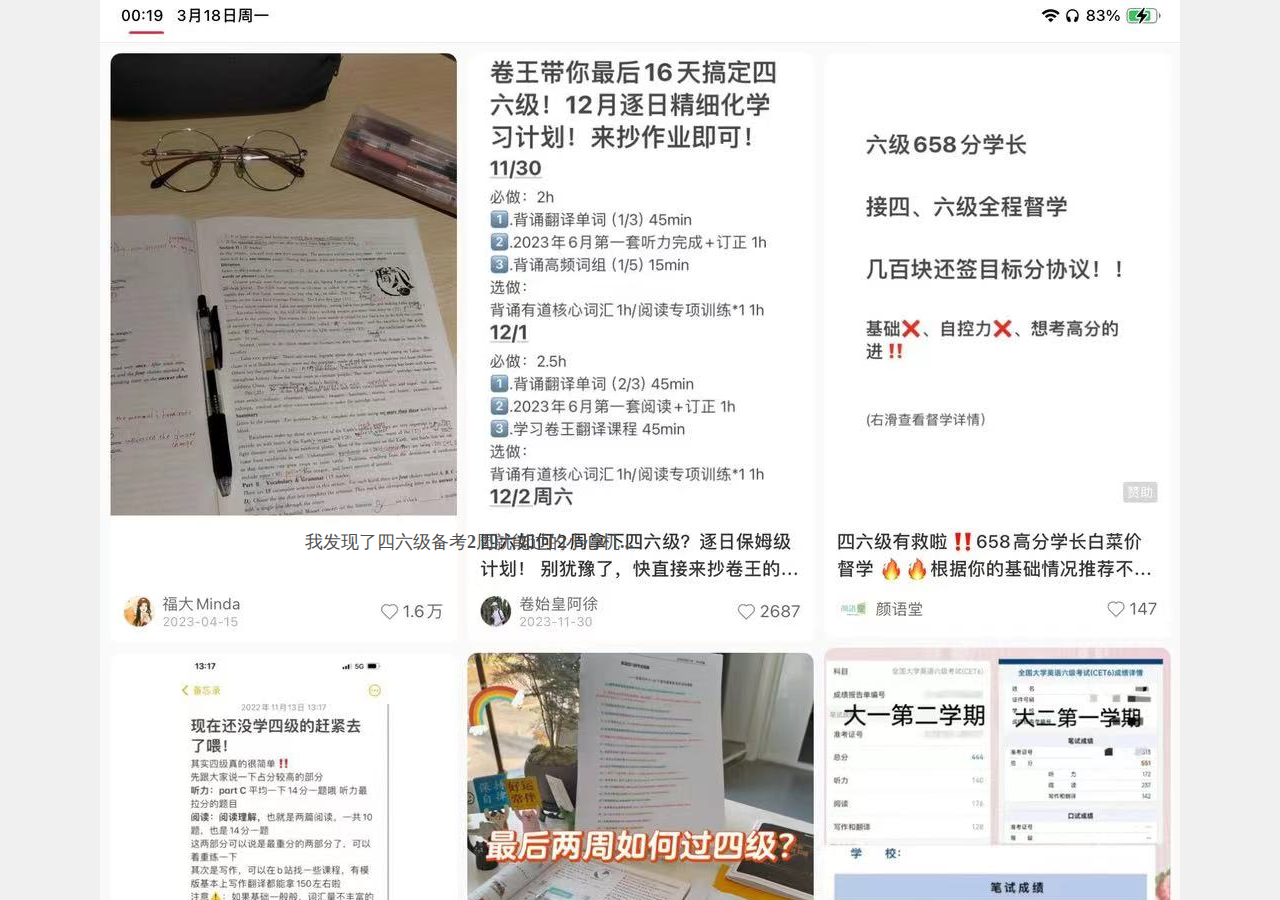
<file: 1.html>
<!DOCTYPE html>
<html>
<head>
    <style>
        body {
            /* 设置背景图片 */
            background-image: url('1.jpg');

            /* 设置背景图片不重复 */
            background-repeat: no-repeat;

            /* 设置背景图片覆盖整个页面 */
            background-size: auto;

            /* 设置背景图片位置 */
            background-position: center top;


            /* 可选：设置背景颜色，当背景图片加载失败或不存在时显示 */
            background-color: #f0f0f0;

            /* 可选：设置字体颜色，确保与背景图片对比度高 */
            color: #333;

            /* 可选：设置页边距为0，确保背景图片覆盖整个页面 */
            margin: 0;
            padding: 0;
        }
    </style>

</body>
</html>

<!DOCTYPE html>
<html lang="en">
<head>
   
    <meta charset="UTF-8">
    <meta name="viewport" content="width=device-width, initial-scale=1.0">
    <title>Popup Window Example</title>
    <script>
        function openPopup() {
            // 打开一个新窗口，并设置初始大小和位置
            var popup = window.open('2.html', '_blank', 'width=1500,height=700,left=100,top=100');
            
            // 确保新窗口获得焦点
            popup.focus();
            
            // 阻止默认行为，防止页面跳转
            return false;
        }
    </script>
    <style>
        /* 设置无框文字的样式 */
        .popup-trigger {
            border: none;
            background-color: transparent;
            color: rgb(81, 81, 81); /* 或其他你想要的颜色 */
            font-size: 18px; /* 或其他你想要的字体大小 */
            position: absolute; /* 使用绝对定位来放置文本 */
            top: 530px; /* 距离顶部的位置，按需调整 */
            left: 305px; /* 距离左侧的位置，按需调整 */
            cursor: pointer; /* 鼠标悬停时显示点击效果 */
            font-weight: 550;
        }
    </style>
</head>
<body>
    <!-- 创建一段无框文字，并绑定onclick事件到openPopup函数 -->
    <span class="popup-trigger" onclick="return openPopup();">我发现了四六级备考2周就能过的小心机...</span>
</body>
</html>
</file>
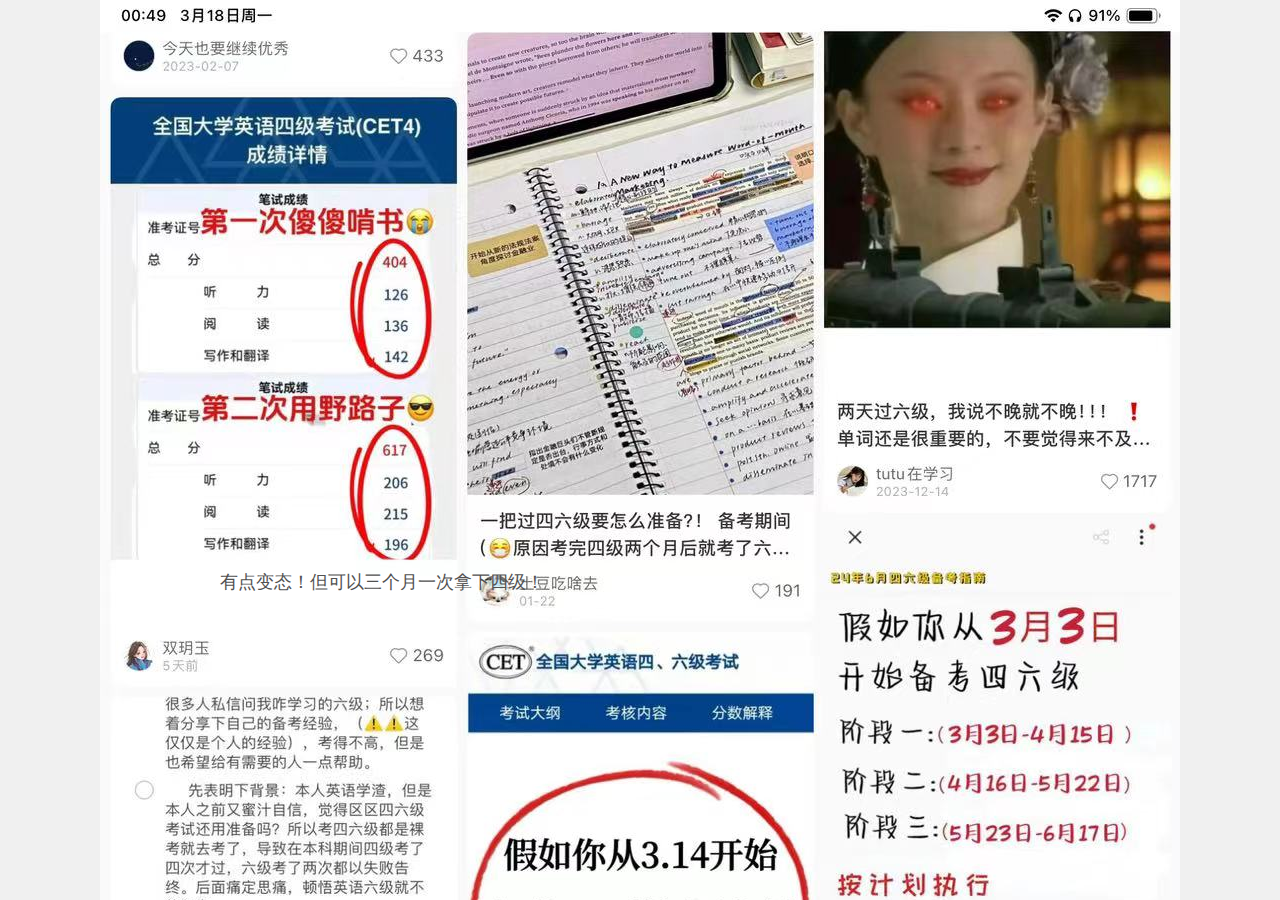
<file: 2.html>
<!DOCTYPE html>
<html>
<head>
    <style>
        body {
            /* 设置背景图片 */
            background-image: url('2.jpg');

            /* 设置背景图片不重复 */
            background-repeat: no-repeat;

            /* 设置背景图片覆盖整个页面 */
            background-size: auto;

            /* 设置背景图片位置 */
            background-position: center top;


            /* 可选：设置背景颜色，当背景图片加载失败或不存在时显示 */
            background-color: #f0f0f0;

            /* 可选：设置字体颜色，确保与背景图片对比度高 */
            color: #333;

            /* 可选：设置页边距为0，确保背景图片覆盖整个页面 */
            margin: 0;
            padding: 0;
        }
    </style>

</body>
</html>

<!DOCTYPE html>
<html lang="en">
<head>
   
    <meta charset="UTF-8">
    <meta name="viewport" content="width=device-width, initial-scale=1.0">
    <title>Popup Window Example</title>
    <script>
        function openPopup() {
            // 打开一个新窗口，并设置初始大小和位置
            var popup = window.open('3.html', '_blank', 'width=1200,height=500,left=200,top=200');
            
            // 确保新窗口获得焦点
            popup.focus();
            
            // 阻止默认行为，防止页面跳转
            return false;
        }
    </script>
    <style>
        /* 设置无框文字的样式 */
        .popup-trigger {
            border: none;
            background-color: transparent;
            color: rgb(81, 81, 81); /* 或其他你想要的颜色 */
            font-size: 18px; /* 或其他你想要的字体大小 */
            position: relative; /* 使用绝对定位来放置文本 */
            top: 570px; /* 距离顶部的位置，按需调整 */
            left: 220px; /* 距离左侧的位置，按需调整 */
            cursor: pointer; /* 鼠标悬停时显示点击效果 */
            font-weight: 550;
        }
    </style>
</head>
<body>
    <!-- 创建一段无框文字，并绑定onclick事件到openPopup函数 -->
    <span class="popup-trigger" onclick="return openPopup();">有点变态！但可以三个月一次拿下四级！</span>
</body>
</html>
</file>
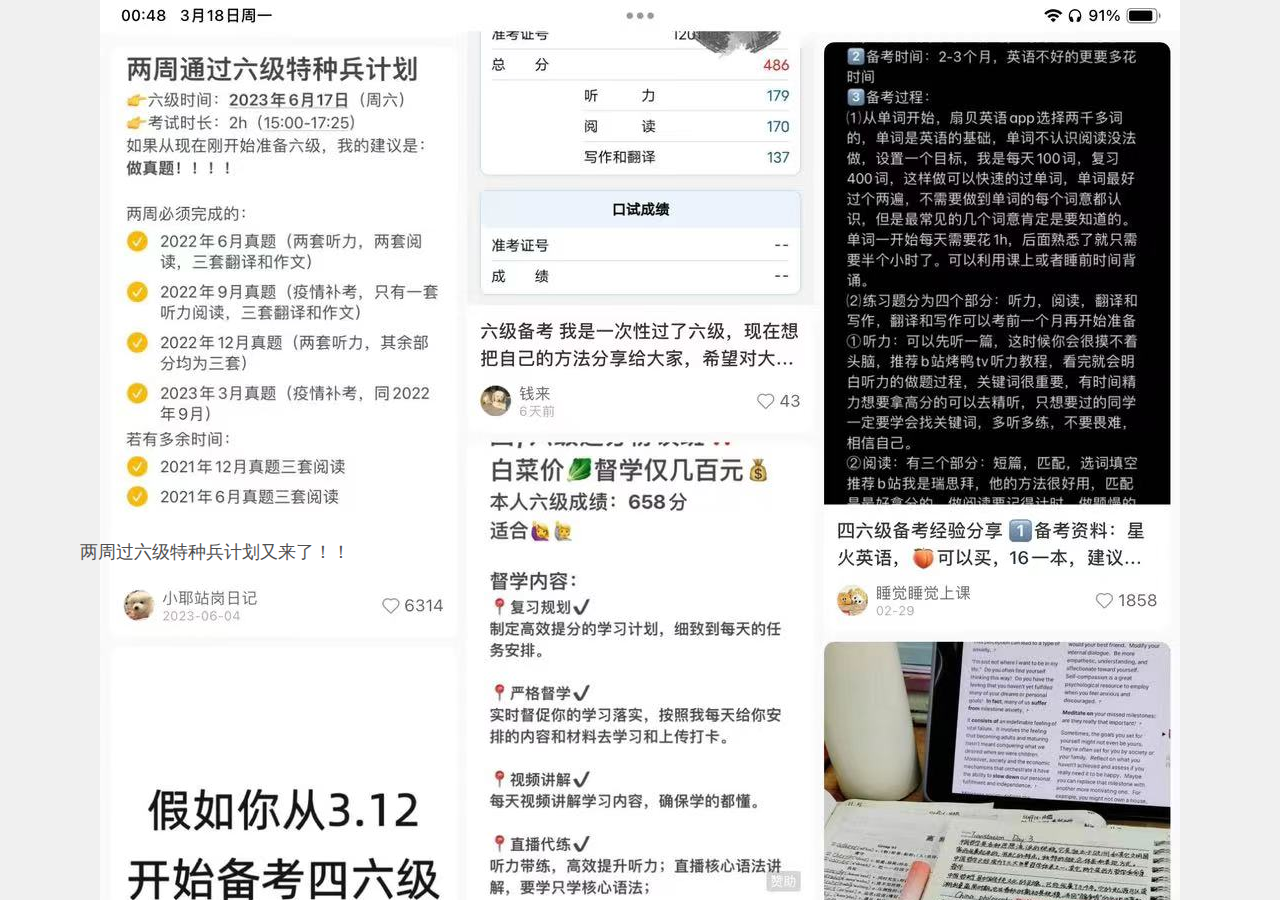
<file: 3.html>
<!DOCTYPE html>
<html>
<head>
    <style>
        body {
            /* 设置背景图片 */
            background-image: url('3.jpg');

            /* 设置背景图片不重复 */
            background-repeat: no-repeat;

            /* 设置背景图片覆盖整个页面 */
            background-size: auto;

            /* 设置背景图片位置 */
            background-position: center top;


            /* 可选：设置背景颜色，当背景图片加载失败或不存在时显示 */
            background-color: #f0f0f0;

            /* 可选：设置字体颜色，确保与背景图片对比度高 */
            color: #333;

            /* 可选：设置页边距为0，确保背景图片覆盖整个页面 */
            margin: 0;
            padding: 0;
        }
    </style>

</body>
</html>

<!DOCTYPE html>
<html lang="en">
<head>
   
    <meta charset="UTF-8">
    <meta name="viewport" content="width=device-width, initial-scale=1.0">
    <title>Popup Window Example</title>
    <script>
        function openPopup() {
            // 打开一个新窗口，并设置初始大小和位置
            var popup = window.open('公车.html', '_blank', 'width=400,height=500,left=450,top=300');
            
            // 确保新窗口获得焦点
            popup.focus();
            
            // 阻止默认行为，防止页面跳转
            return false;
        }
    </script>
    <style>
        /* 设置无框文字的样式 */
        .popup-trigger {
            border: none;
            background-color: transparent;
            color: rgb(81, 81, 81); /* 或其他你想要的颜色 */
            font-size: 18px; /* 或其他你想要的字体大小 */
            position: relative; /* 使用绝对定位来放置文本 */
            top: 540px; /* 距离顶部的位置，按需调整 */
            left: 80px; /* 距离左侧的位置，按需调整 */
            cursor: pointer; /* 鼠标悬停时显示点击效果 */
            font-weight: 550;
        }
    </style>
</head>
<body>
    <!-- 创建一段无框文字，并绑定onclick事件到openPopup函数 -->
    <span class="popup-trigger" onclick="return openPopup();">两周过六级特种兵计划又来了！！</span>
</body>
</html>
</file>
